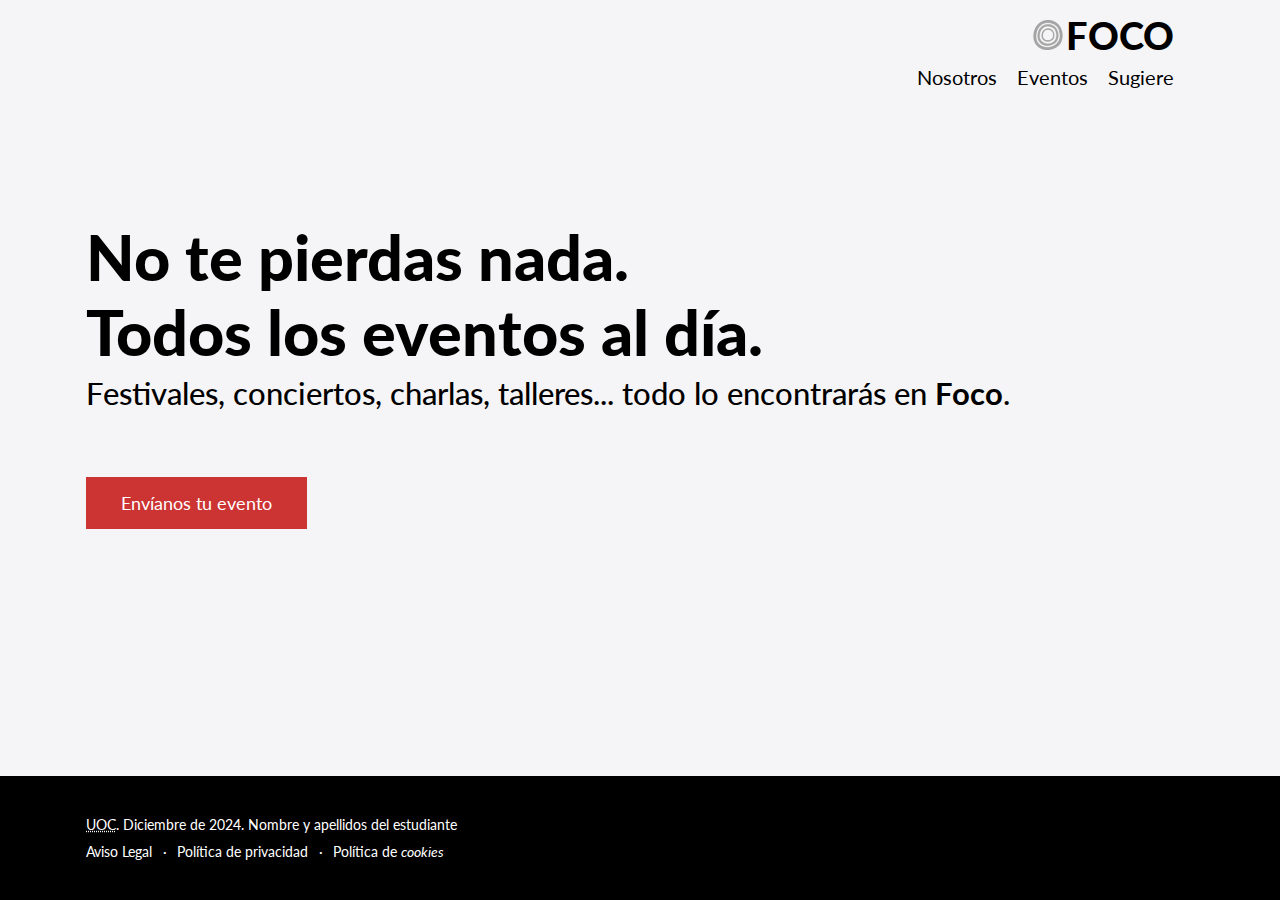
<file: index.html>
<!DOCTYPE html>
<html lang="es">
<head>
  <meta charset="UTF-8">
  <meta name="viewport" content="width=device-width, initial-scale=1.0">
  <link rel="stylesheet" href="estilos.css">
  <meta name="description" content="Indice">
  <link rel="shortcut icon" href="favicon.png" type="image/x-icon">
  <link rel="preconnect" href="https://fonts.googleapis.com">
  <link rel="preconnect" href="https://fonts.gstatic.com" crossorigin>
  <link href="https://fonts.googleapis.com/css2?family=Lato:ital,wght@0,400;0,700;0,900;1,400&display=swap" rel="stylesheet">

  <title>Indice</title>
</head>
<body>

  <div class="container">

  <header>
    <a href="index.html" class="foco"><strong>FOCO</strong></a>
    <nav>
      <ul class="enlaces-header">
        <li><a href="nosotros.html">Nosotros</a></li>
        <li><a href="eventos.html">Eventos</a></li>
        <li><a href="formulario.html">Sugiere</a></li>
      </ul>
    </nav>
  </header>
  
    <main class="presentacion">
      <h1>No te pierdas nada. <br> Todos los eventos al día.</h1>
      <p class="lema">Festivales, conciertos, charlas, talleres... todo lo encontrarás en <strong>Foco</strong>.</p>
      <a href="formulario.html" class="button">Envíanos tu evento</a>
    </main>
  </div>


  <footer>
    <div class="enlaces-footer">
      <p><abbr title="Universitat Oberta de Catalunya">UOC</abbr>. Diciembre de 2024. Nombre y apellidos del estudiante</p>
      <ul>
        <li><a href="#">Aviso Legal</a></li>
        <li><a href="#">Política de privacidad</a></li>
        <li><a href="#">Política de <span lang="en" class="cursiva">cookies</span></a></li>      
      </ul>
    </div>
  </footer>
</body>
</html>
</file>
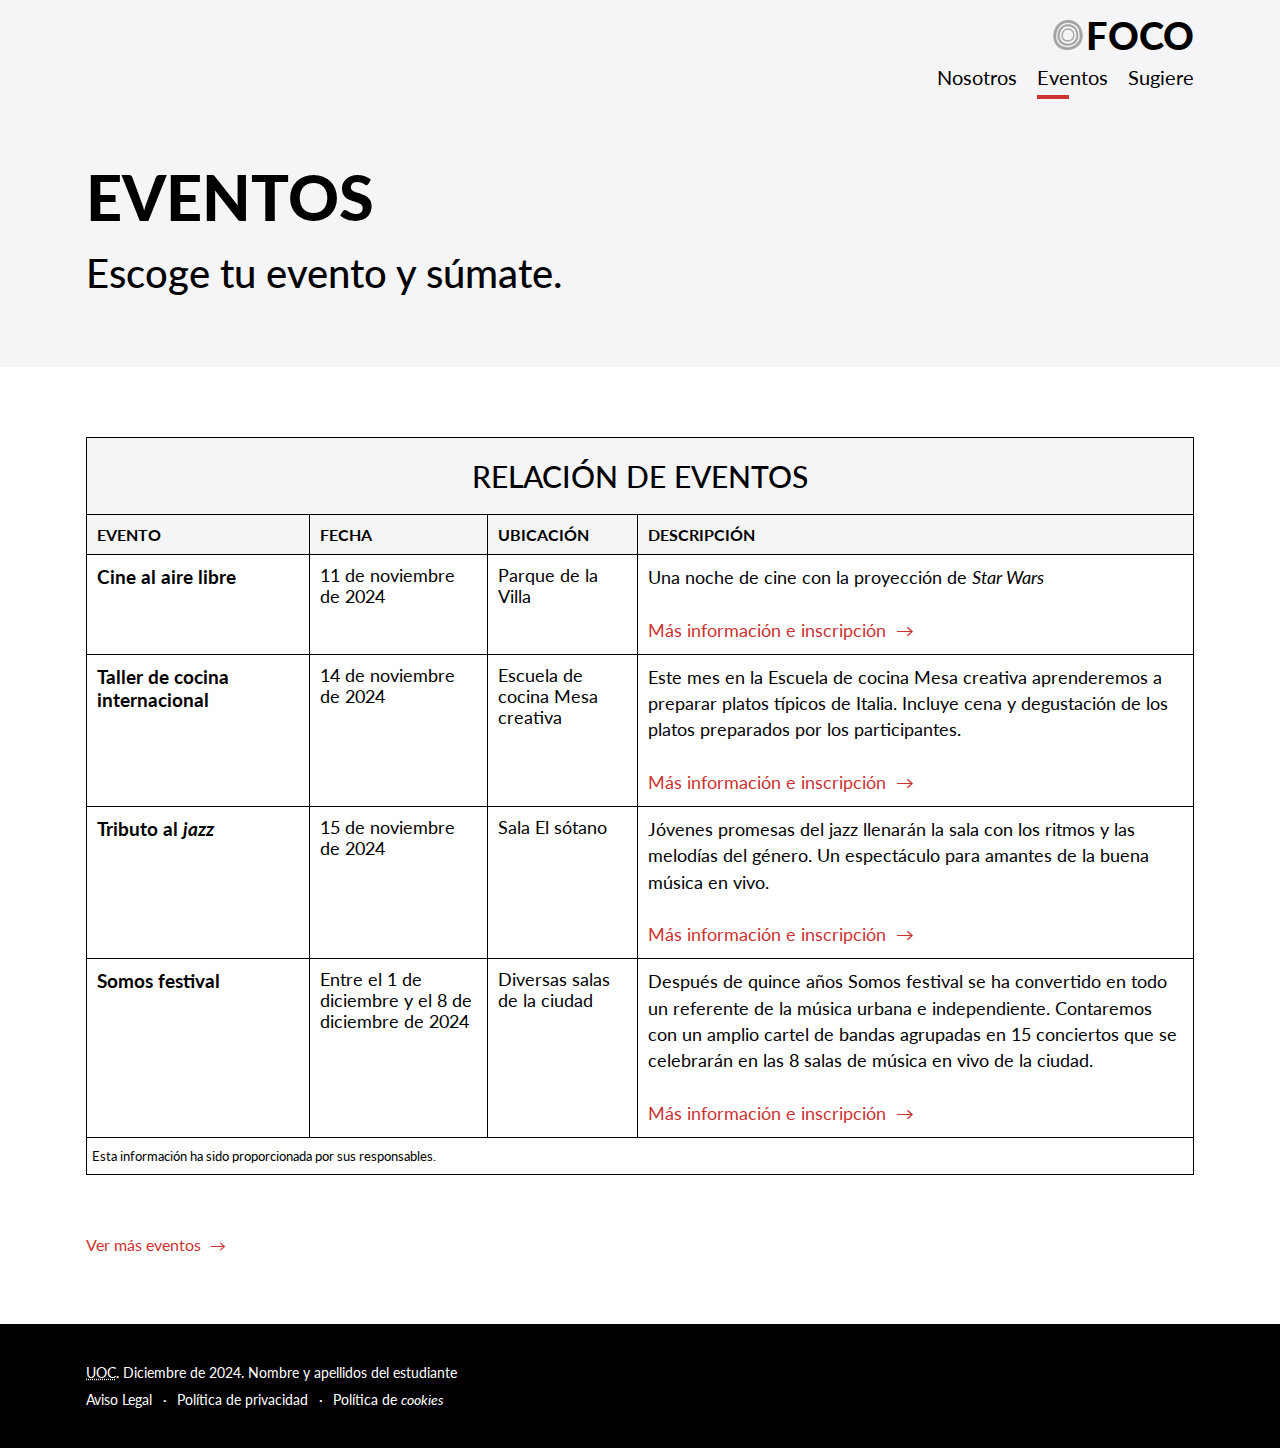
<file: eventos.html>
<!DOCTYPE html>
<html lang="en">
<head>
  <meta charset="UTF-8">
  <meta name="viewport" content="width=device-width, initial-scale=1.0">
  <link rel="stylesheet" href="estilos.css" type="text/css">
  <meta name="description" content="Eventos">
  <link rel="shortcut icon" href="favicon.png" type="image/x-icon">
  <link rel="preconnect" href="https://fonts.googleapis.com">
  <link rel="preconnect" href="https://fonts.gstatic.com" crossorigin>
  <link href="https://fonts.googleapis.com/css2?family=Lato:ital,wght@0,400;0,700;0,900;1,400&display=swap" rel="stylesheet" type="text/css">

  <title>Eventos</title>
</head>
<body>


  <header class="container">
    <a href="index.html" class="foco"><strong>FOCO</strong></a>
    <nav>
      <ul class="enlaces-header">
        <li><a href="nosotros.html">Nosotros</a></li>
        <li><a href="eventos.html" class="active">Eventos</a></li>
        <li><a href="formulario.html">Sugiere</a></li>
      </ul>
    </nav>
  </header>
  

    <main class="eventos">
      <section>
        <article>
          <h1 class="foco-titulo">Eventos</h1>
          <p class="lema" id="lema-grande">Escoge tu evento y súmate.</p>
        </article>
      </section>

      <section class="blanco">
        <article>

          <table>
            <caption>RELACIÓN DE EVENTOS</caption>
            <thead>
              <tr>
                <th>Evento</th>
                <th>Fecha</th>
                <th>Ubicación</th>
                <th>Descripción</th>
              </tr>
            </thead>
            <tbody>
              <tr>
                <td><p class="negrita">Cine al aire libre</p></td>
                <td>11 de noviembre de 2024</td>
                <td>Parque de la Villa</td>
                <td>
                  <p>Una noche de cine con la proyección de <span lang="en" class="cursiva">Star Wars</span>
                  </p> 
                  <br>
                    <a href="#" class="texto-rojo flecha">Más información e inscripción </a>
                </td>
              </tr>
              <tr>
                <td><p class="negrita">Taller de cocina internacional</p></td>
                <td>14 de noviembre de 2024</td>
                <td>Escuela de cocina Mesa creativa</td>
                <td>
                  <p>
                    Este mes en la Escuela de cocina Mesa creativa aprenderemos a preparar platos típicos de Italia. Incluye cena y degustación de los platos preparados por los participantes.
                  </p>
                  <br>
                  <a href="#" class="texto-rojo flecha">Más información e inscripción </a>
                </td>
              </tr>
              <tr>
                <td><p class="negrita">Tributo al <span class="cursiva">jazz</span></p></td>
                <td>15 de noviembre de 2024</td>
                <td>Sala El sótano</td>
                <td>
                  <p>Jóvenes promesas del jazz llenarán la sala con los ritmos y las melodías del género. Un espectáculo para amantes de la buena música en vivo.
                  </p>
                  <br>
                  <a href="#" class="texto-rojo flecha">Más información e inscripción </a>
                </td>
              </tr>
              <tr>
                <td><p class="negrita">Somos festival</p></td>
                <td>Entre el 1 de diciembre y el 8 de diciembre de 2024</td>
                <td>Diversas salas de la ciudad</td>
                <td>
                  <p>
                    Después de quince años Somos festival se ha convertido en todo un referente de la música urbana e independiente. Contaremos con un amplio cartel de bandas agrupadas en 15 conciertos que se celebrarán en las 8 salas de música en vivo de la ciudad.
                  </p>
                  <br>
                  <a href="#" class="texto-rojo flecha">Más información e inscripción </a>
                </td>
              </tr>
            </tbody>
          </table>
          <p class="nota">Esta información ha sido proporcionada por sus responsables.</p>

          <a href="eventos.html" class="texto-rojo flecha">Ver más eventos </a>
        </article>

      </section>

    </main>


  <footer class="footer-subpage">
    <div class="enlaces-footer">
      <p><abbr title="Universitar Oberta de Catalunya">UOC</abbr>. Diciembre de 2024. Nombre y apellidos del estudiante</p>
      <ul>
        <li><a href="#">Aviso Legal</a></li>
        <li><a href="#">Política de privacidad</a></li>
        <li><a href="#">Política de <span lang="en" class="cursiva">cookies</span></a></li>      
      </ul>
    </div>
  </footer>
</body>
</html>
</file>
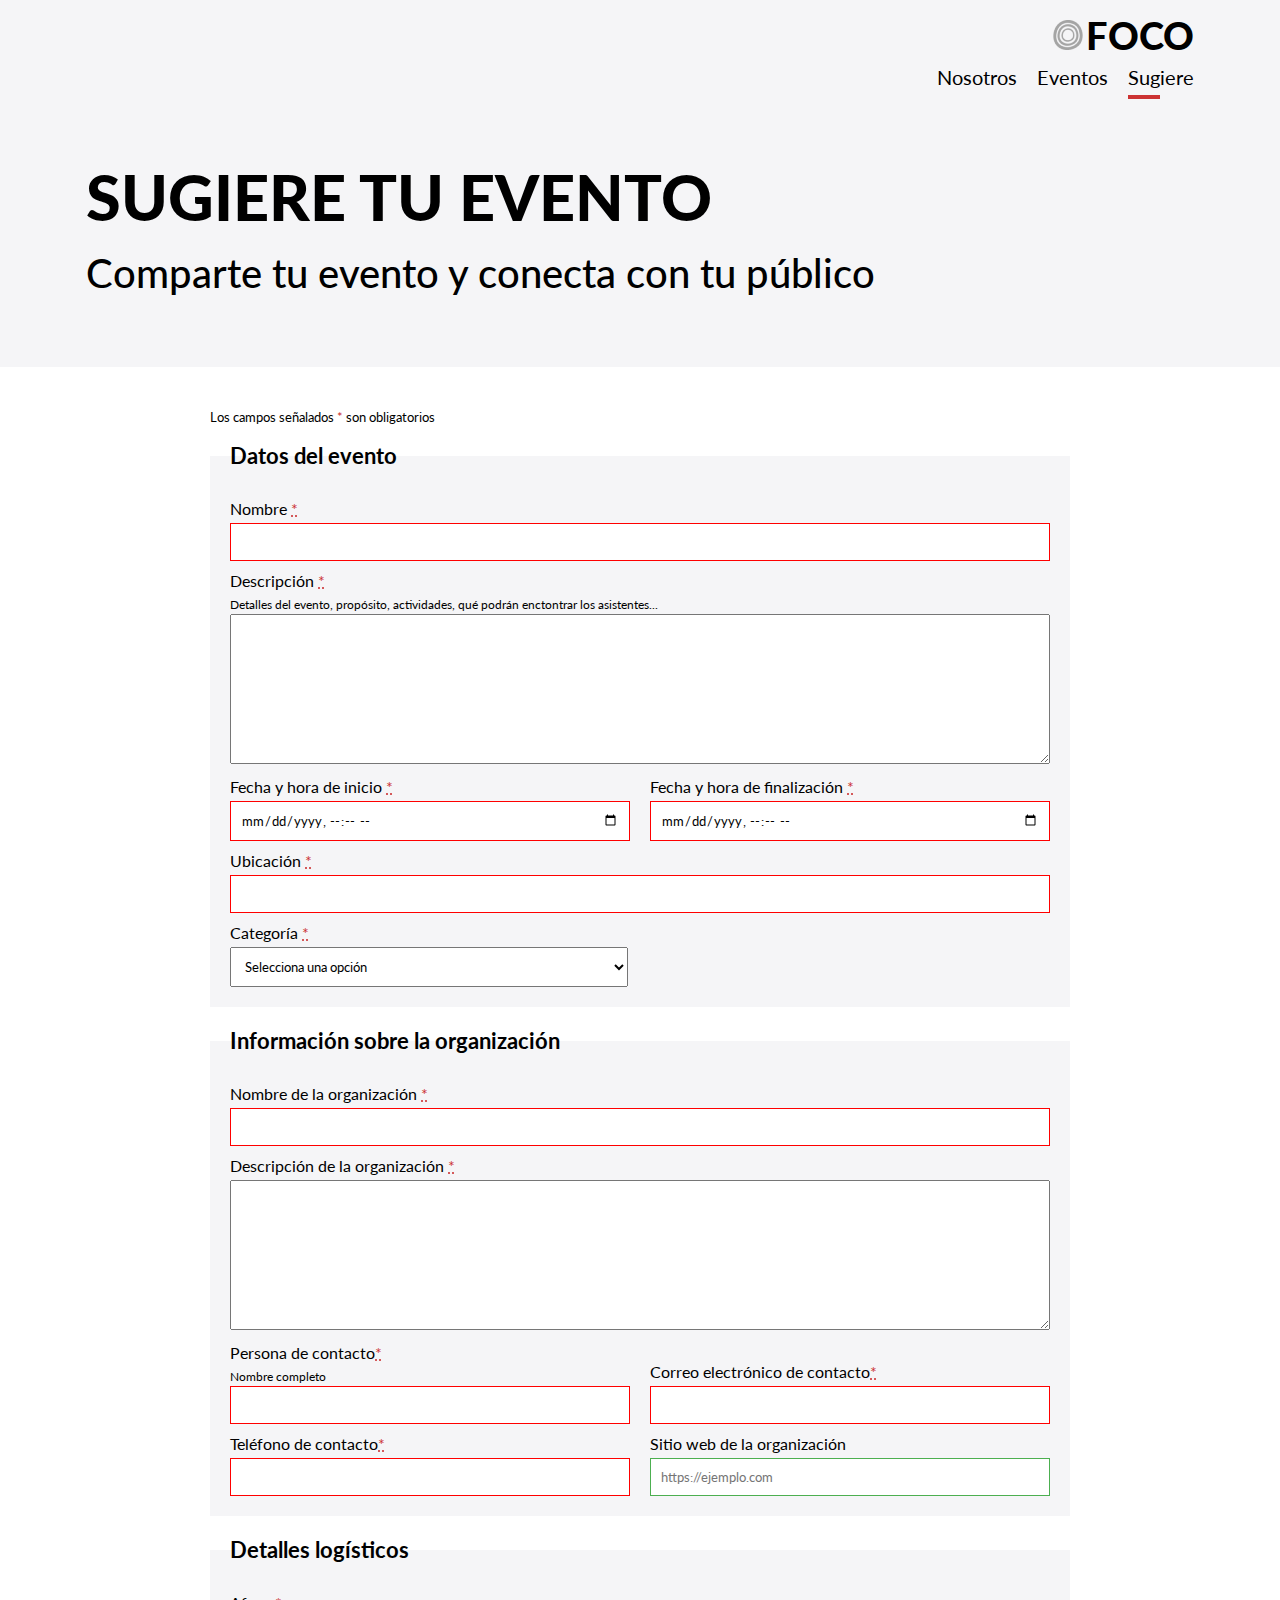
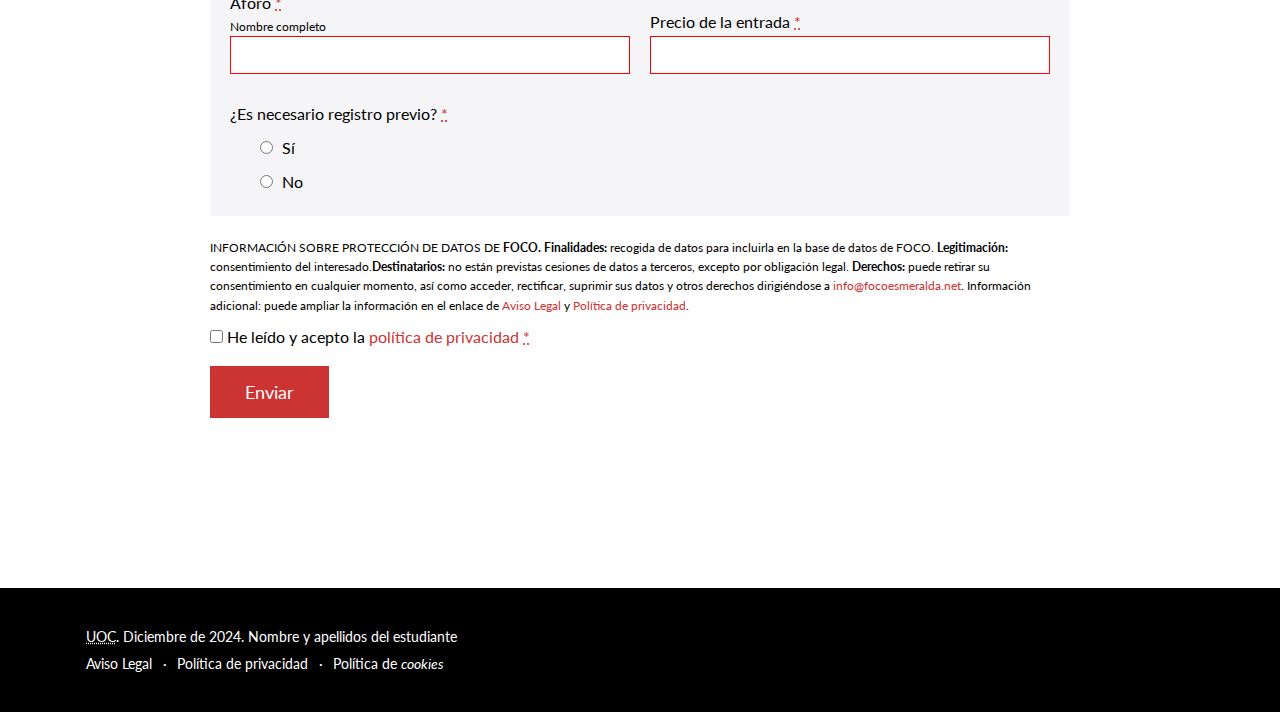
<file: formulario.html>
<!DOCTYPE html>
<html lang="en">
<head>
  <meta charset="UTF-8">
  <meta name="viewport" content="width=device-width, initial-scale=1.0">
  <link rel="stylesheet" href="estilos.css" type="text/css">
  <meta name="description" content="Formulario">
  <link rel="shortcut icon" href="favicon.png" type="image/x-icon">
  <link rel="preconnect" href="https://fonts.googleapis.com">
  <link rel="preconnect" href="https://fonts.gstatic.com" crossorigin>
  <link href="https://fonts.googleapis.com/css2?family=Lato:ital,wght@0,400;0,700;0,900;1,400&display=swap" rel="stylesheet" type="text/css">
  
  <title>Formulario</title>
</head>
<body>


  <header class="container">
    <a href="index.html" class="foco"><strong>FOCO</strong></a>
    <nav>
      <ul class="enlaces-header">
        <li><a href="nosotros.html">Nosotros</a></li>
        <li><a href="eventos.html">Eventos</a></li>
        <li><a href="formulario.html" class="active">Sugiere</a></li>
      </ul>
    </nav>
  </header>
  
    <main class="formulario">
      <section>
        <article>
          <h1 class="foco-titulo">Sugiere tu evento</h1>
          <p class="lema" id="lema-grande">Comparte tu evento y conecta con tu público</p>
        </article>
      </section>

      <section class="blanco">
        <article>

          <form class="formulario-evento">
            
            <p class="obligatorios">Los campos señalados <span class="texto-rojo">*</span> son obligatorios</p>
            
            <fieldset>
              <legend>Datos del evento</legend>
              <label for="nombre">Nombre <span class="asterisco-rojo">*</span></label>
              <input type="text" id="nombre" required>
              
              <label for="descripcion">Descripción <span class="asterisco-rojo">*</span></label>
              <p>Detalles del evento, propósito, actividades, qué podrán enctontrar los asistentes...</p>
              <textarea id="descripcion" rows="8" required></textarea>
              
              <div class="fechas">
                <div>
                  <label for="fecha-inicio">Fecha y hora de inicio <span class="asterisco-rojo">*</span></label>
                  <input type="datetime-local" id="fecha-inicio" required>
                </div>
                <div>
                  <label for="fecha-fin">Fecha y hora de finalización <span class="asterisco-rojo">*</span></label>
                  <input type="datetime-local" id="fecha-fin" required>
              </div>
            </div>
            
            <label for="ubicacion">Ubicación <span class="asterisco-rojo">*</span></label>
            <input type="text" id="ubicacion" required>
            
            <label for="categoria">Categoría <span class="asterisco-rojo">*</span></label>
            <select id="categoria" required>
              <option value="">Selecciona una opción</option>
              <option value="cultural">Cultural</option>
              <option value="deportivo">Deportivo</option>
              <option value="educativo">Educativo</option>
            </select>
          </fieldset>
                    
          <fieldset>
            <legend>Información sobre la organización</legend>
            <label for="nombre-org">Nombre de la organización <span class="asterisco-rojo">*</span></label>
            <input type="text" id="nombre-org" required>
            
            <label for="descripcion-org">Descripción de la organización <span class="asterisco-rojo">*</span></label>
            <textarea id="descripcion-org" rows="8" required></textarea>
            
            <div class="contacto">
              <div>
                <label for="persona-contacto">
                  Persona de contacto <span class="asterisco-rojo">*</span>
                </label>
                <p class="subtexto">Nombre completo</p>
                <input type="text" id="persona-contacto" required>
              </div>
              <div>
                <label for="correo-contacto" class="correo-contacto">
                  Correo electrónico de contacto <span class="asterisco-rojo">*</span>
                </label>
                <input type="email" id="correo-contacto" required>
              </div>
            </div>
            
            <div class="contacto">
              <div>
                <label for="telefono">
                  Teléfono de contacto <span class="asterisco-rojo">*</span>
                </label>
                <input type="tel" id="telefono" required>
              </div>
              <div>
                <label for="web-org">Sitio web de la organización</label>
                <input type="url" id="web-org" placeholder="https://ejemplo.com">
              </div>
            </div>
            
          </fieldset>

          <fieldset>
            <legend>Detalles logísticos</legend>
            <div class="detalles-logisticos">
              <div>
                <label for="aforo">Aforo <span class="asterisco-rojo">*</span></label>
                <p class="subtexto">Nombre completo</p>
                <input type="number" id="aforo" required>
              </div>
              <div>
                <label for="precio" class="precio">Precio de la entrada <span class="asterisco-rojo">*</span></label>
                <input type="number" id="precio" required>
              </div>
            </div>
            
            <label>¿Es necesario registro previo? <span class="asterisco-rojo">*</span></label>
            
            <div class="registro-previo">
              <label><input type="radio" name="registro" value="si" required> Sí</label>
              <label><input type="radio" name="registro" value="no"> No</label>
            </div>
          </fieldset>
          
          
          
          <p class="nota-privacidad">
            INFORMACIÓN SOBRE PROTECCIÓN DE DATOS DE <span class="negrita">FOCO. Finalidades:</span> recogida de datos para incluirla en la base de datos de FOCO. <span class="negrita">Legitimación:</span> consentimiento del interesado.<span class="negrita">Destinatarios:</span> no están previstas cesiones de datos a terceros, excepto por obligación legal. <span class="negrita">Derechos:</span> puede retirar su consentimiento en cualquier momento, así como acceder, rectificar, suprimir sus datos y otros derechos dirigiéndose a <span class="texto-rojo">info@focoesmeralda.net</span>. Información adicional: puede ampliar la información en el enlace de <span class="texto-rojo">Aviso Legal</span> y <span class="texto-rojo">Política de privacidad</span>.
          </p>
          
          <label class="acepto-privacidad">
            <input type="checkbox" required> He leído y acepto la <a href="#" class="texto-rojo">política de privacidad <span class="asterisco-rojo">*</span></a>
          </label>
          
          <button type="submit" id="enviar">Enviar</button>
          
        </form>
        
        </article>
      </section>

    </main>


  <footer class="footer-subpage">
    <div class="enlaces-footer">
      <p><abbr title="Universitar Oberta de Catalunya">UOC</abbr>. Diciembre de 2024. Nombre y apellidos del estudiante</p>
      <ul>
        <li><a href="#">Aviso Legal</a></li>
        <li><a href="#">Política de privacidad</a></li>
        <li><a href="#">Política de <span lang="en" class="cursiva">cookies</span></a></li>      
      </ul>
    </div>
  </footer>
</body>
</html>
</file>
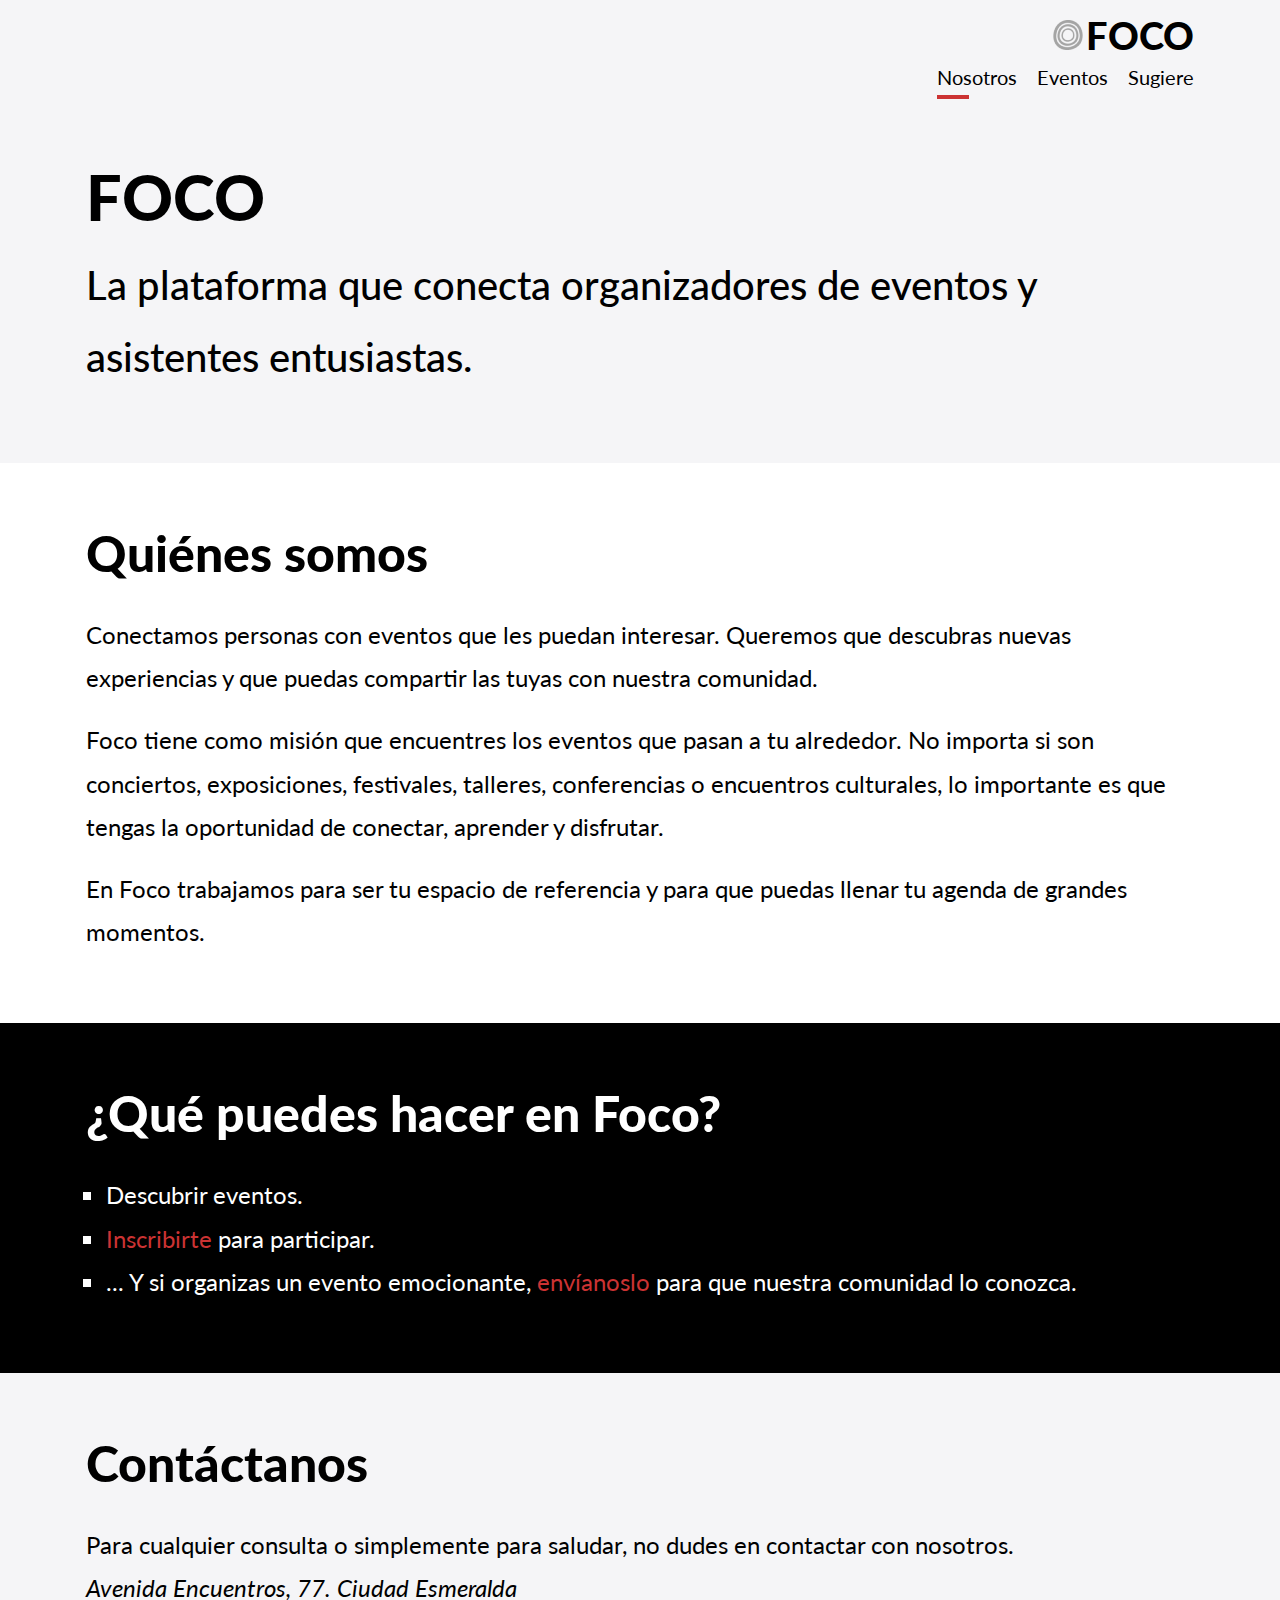
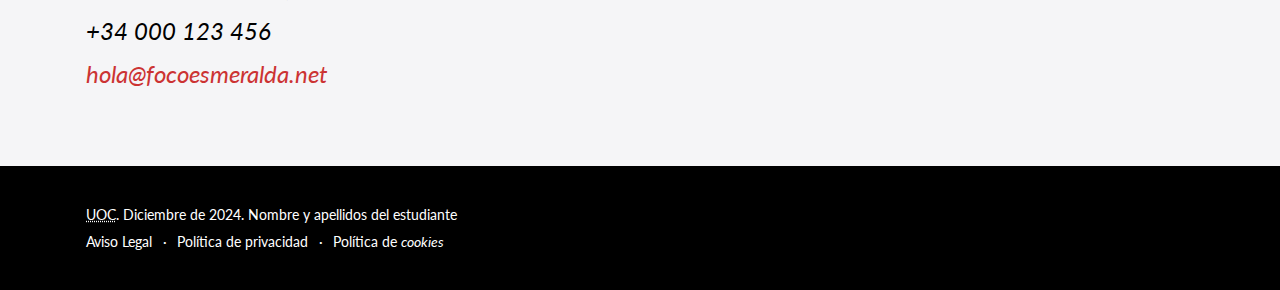
<file: nosotros.html>
<!DOCTYPE html>
<html lang="en">
<head>
  <meta charset="UTF-8">
  <meta name="viewport" content="width=device-width, initial-scale=1.0">
  <link rel="stylesheet" href="estilos.css" type="text/css">
  <meta name="description" content="Nosotros">
  <link rel="shortcut icon" href="favicon.png" type="image/x-icon">
  <link rel="preconnect" href="https://fonts.googleapis.com">
  <link rel="preconnect" href="https://fonts.gstatic.com" crossorigin>
  <link href="https://fonts.googleapis.com/css2?family=Lato:ital,wght@0,400;0,700;0,900;1,400&display=swap" rel="stylesheet" type="text/css">
  
  <title>Nosotros</title>
</head>
<body>

  <div>

  <header class="container">
    <a href="index.html" class="foco"><strong>FOCO</strong></a>
    <nav>
      <ul class="enlaces-header">
        <li><a href="nosotros.html" class="active">Nosotros</a></li>
        <li><a href="eventos.html">Eventos</a></li>
        <li><a href="formulario.html">Sugiere</a></li>
      </ul>
    </nav>
  </header>
  

    <main class="nosotros">
      <section>
        <article>
          <h1 class="foco-titulo">Foco</h1>
          <p class="lema" id="lema-grande">La plataforma que conecta organizadores de eventos y asistentes entusiastas.</p>
        </article>
      </section>

      <section class="blanco">
        <article>
          <h2>Quiénes somos</h2>
          <p>Conectamos personas con eventos que les puedan interesar. Queremos que descubras nuevas experiencias y que puedas compartir las tuyas con nuestra comunidad.</p>
            <br>          
          <p>Foco tiene como misión que encuentres los eventos que pasan a tu alrededor. No importa si son conciertos, exposiciones, festivales, talleres, conferencias o encuentros culturales, lo importante es que tengas la oportunidad de conectar, aprender y disfrutar.</p>
            <br>
          <p>En Foco trabajamos para ser tu espacio de referencia y para que puedas llenar tu agenda de grandes momentos.</p>
        </article>
      </section>

      <section class="negro">
        <article>
          <h2>¿Qué puedes hacer en Foco?</h2>
          <ul>
            <li>Descubrir eventos.</li>
            <li><span class="texto-rojo">Inscribirte</span> para participar.</li>
            <li>... Y si organizas un evento emocionante, <span class="texto-rojo">envíanoslo</span> para que nuestra comunidad lo conozca.</li>
          </ul>
        </article>
      </section>

      <section>
        <article>  
          <h2>Contáctanos</h2>
          <p>Para cualquier consulta o simplemente para saludar, no dudes en contactar con nosotros.</p>
          <p class="cursiva">Avenida Encuentros, 77. Ciudad Esmeralda</p>
          <p class="cursiva">+34 000 123 456</p>
          <p class="texto-rojo cursiva">hola@focoesmeralda.net</p>
        </article>
      </section>
    </main>
  </div>


  <footer class="footer-subpage">
    <div class="enlaces-footer">
      <p><abbr title="Universitar Oberta de Catalunya">UOC</abbr>. Diciembre de 2024. Nombre y apellidos del estudiante</p>
      <ul>
        <li><a href="#">Aviso Legal</a></li>
        <li><a href="#">Política de privacidad</a></li>
        <li><a href="#">Política de <span lang="en" class="cursiva">cookies</span></a></li>      
      </ul>
    </div>
  </footer>
</body>
</html>
</file>
<file: estilos.css>
:root {
  --var-negro: #000000;
  --var-blanco: #FFFFFF;
  --var-rojo-oscuro: #CC3333;
  --var-gris: #F5F5F7;
}

* {
  margin: 0;
  padding: 0;
  font-family: Lato;
  
}

*,
*::before,
*::after {
  box-sizing: border-box;
}

body {
  background-color: var(--var-gris);
}

.container {
  width: 100%;
  max-width: 1140px;
  margin-left: auto;
  margin-right: auto;
  padding-left: 1rem;
  padding-right: 1rem;
}

header {
  width: 100%;
  text-align: right;
  padding: 10px 20px;
}

header a {
  text-decoration: none;
  color: var(--var-negro);
  transition: all .2s ease-in-out;
}

header a:hover {
  text-decoration: none;
  color: var(--var-rojo-oscuro);
}

.foco {
  font-size: 38px;
  font-weight: 900;
  display: inline-flex;
  align-items: center;
  position: relative;
}

.foco::before {
  content: url(/img/isologo.png);
  height: 50px;
  width: 50px;
  margin-right: -7px;
  display: flex;
  align-items: center;
  justify-content: center;
  padding: 0;
}

.active::before {
  content: "";
  width: 32px;
  height: 4px;
  background-color: var(--var-rojo-oscuro);
  position: absolute;
  margin-top: 30px;
}

nav {
  display: flex;
  justify-content: flex-end;
}

.enlaces-header {
  list-style: none;
  display: flex;
}

nav ul.enlaces-header li {
  margin-left: 20px;
  margin-top: 5px;
}

nav ul.enlaces-header a {
  font-size: 20px;
}


footer {
  width: 100%;
  background-color: var(--var-negro);
  color: var(--var-blanco);
  position: fixed;
  bottom: 0;
  font-size: 14px;
}

.enlaces-footer {
  width: 100%;
  max-width: 1140px;
  margin-left: auto;
  margin-right: auto;
  padding-left: 1rem;
  padding-right: 1rem;
  padding-block: 40px;
}

.enlaces-footer p {
  margin-bottom: 10px;
}

.enlaces-footer ul {
  display: flex;
  flex-direction: row;
  text-decoration: none;
  color: var(--var-blanco);
}

.enlaces-footer ul li {
  list-style-type: "·";
}

.enlaces-footer ul li:first-child {
  list-style-type: none;
}

.enlaces-footer ul li a {
  padding-left: 10px;
  padding-right: 15px;
  text-decoration: none;
  color: var(--var-blanco);
  transition: all .2s ease-in-out;
}
.enlaces-footer ul li a:hover {
  color: var(--var-rojo-oscuro);
}
.enlaces-footer ul li:first-child a{
  padding-left: 0;
}

.footer-subpage {
  position: relative;
}

.texto-rojo {
  color: var(--var-rojo-oscuro);
  text-decoration: none;
}


.button, button {
  font-size: 18px;
  background-color: var(--var-rojo-oscuro);
  color: var(--var-blanco);
  border: none;
  padding: 15px 35px;
  transition: .2s ease-in-out;
  cursor: pointer;
  color: var(--var-blanco);
  text-decoration: none;
  transition: .2s ease-in-out;
}


.button:hover, button:hover {
  color: var(--var-negro);
}


article {
  width: 100%;
  max-width: 1140px;
  margin-left: auto;
  margin-right: auto;
  padding-left: 1rem;
  padding-right: 1rem;
  padding-bottom: 70px;
}

article h3 {
  font-size: 40px;
  font-weight: 400;
}


.cursiva {
  font-style: oblique;
}

.negrita {
  font-weight: 700;
}

.lema {
  font-size: 31px; 
  font-weight: 500;
  margin-top: 5px;
}

#lema-grande {
  font-size: 40px;
}

/* ------INDEX------ */

h1 {
  padding-top: 120px;
  font-size: 63px;
  font-weight: 900;
}

.presentacion .lema {
  margin-bottom: 80px;
}

/* ------NOSOTROS------ */

.foco-titulo {
  padding-top: 60px;
  padding-bottom: 10px;
  text-transform: uppercase;
}

.blanco {
  background-color: var(--var-blanco);
}

.negro {
  background-color: var(--var-negro);
  color: var(--var-blanco);
}


.nosotros h2 {
  font-weight: 900;
  font-size: 50px;
  padding-block: 60px 30px;
}

.nosotros article p, .nosotros article ul {
  line-height: 1.8;
  font-size: 24px;
}

.negro ul {
  list-style-type: square;
  margin-left: 20px;
}


/* ------EVENTOS------ */


table {
  width: 100%;
  border-collapse: collapse;
  font-family: Arial, sans-serif;
  font-size: 18px;
}

table td {
  vertical-align: top;
  text-align: left;
  padding: 10px;
}

caption {
  font-size: 30px;
  font-weight: 500;
  border: 1px solid var(--var-negro);
  border-bottom: none;
  padding: 20px;
  margin-top: 70px;
  background-color: var(--var-gris);
}

th, td {
  border: 1px solid var(--var-negro);
  text-align: left;
  font-size: 17.5px;
}

th {
  background-color: var(--var-gris);
  font-weight: 700;
  padding: 10px;
  font-size: 16px;
  text-transform: uppercase;
}

tbody td:first-child {
  padding-right: 70px;
  font-size: 19px;
}

tbody td:last-child {
  line-height: 1.5;
}

.nota {
  padding: 10px 5px;  
  text-align: left;
  border: 1px solid var(--var-negro);
  border-top: none;
  bottom: 0;
  font-size: 13px;
  margin-bottom: 60px;
}

.flecha::after{
  content: "\2192";
  margin-left: 5px;
  text-decoration: none;
  color: var(--var-rojo-oscuro);
}

.flecha:hover {
  text-decoration: underline;
}

/* ------FORMULARIO------ */


textarea {
  width: 100%;
  padding: 10px;
}

.formulario-evento {
  padding: 20px;
  max-width: 900px;
  margin: auto;
  border-radius: 10px;
}

.asterisco-rojo {
  text-decoration: underline dotted;
  color: var(--var-rojo-oscuro);
}

.formulario .obligatorios {
  margin-top: 20px;
  margin-bottom: 15px;
  font-size: 13px;
}

.formulario-evento p {
  padding-block: 2px;
  font-size: 12px;
}

fieldset {
  padding: 20px;
  margin-bottom: 20px;
  background-color: var(--var-gris);
  border: none;
}

legend {
  font-size: 22px;
  font-weight: 700;
}

label {
  display: block;
  margin: 10px 0 5px;
}

select {
  width: 48.5%;
  padding: 10px;
} 

input {
  border: 1px solid var(--var-negro);
  width: 100%;
  padding: 10px;
}

input:invalid {
  border-color: #FF0000;
}

input:valid {
  border-color: #4CAF50;
}

input:focus {
  outline: none;
  border: 1px solid var(--var-negro);
  box-shadow: 0 0 8px var(--var-negro);
  transition: box-shadow 0.3s ease, border 0.3s ease;
}

.fechas, .contacto {
  display: flex;
  gap: 20px;
}

.fechas div, .contacto div {
  flex: 1;
}

.detalles-logísticos .subtexto {
  font-size: 12px;
}

.correo-contacto, .precio {
  margin-top: 29px;
}

.registro-previo label input {
  margin-left: 30px;
  margin-right: 5px;
}


.detalles-logisticos {
  display: flex;
  gap: 20px;
  margin-bottom: 30px;
}

.detalles-logisticos div {
  flex: 1; 
}

.registro-previo{
  display: flex;
  flex-direction: column;
}

input[type="checkbox"], input[type="radio"] {
  width: inherit;
}

.contacto div label {
  display: flex;
  align-items: end;
}

.campos-obligatorios, .nota-privacidad {
  line-height: 1.6;
}

#enviar {
  margin-top: 15px;
  margin-bottom: 80px;
}
</file>
